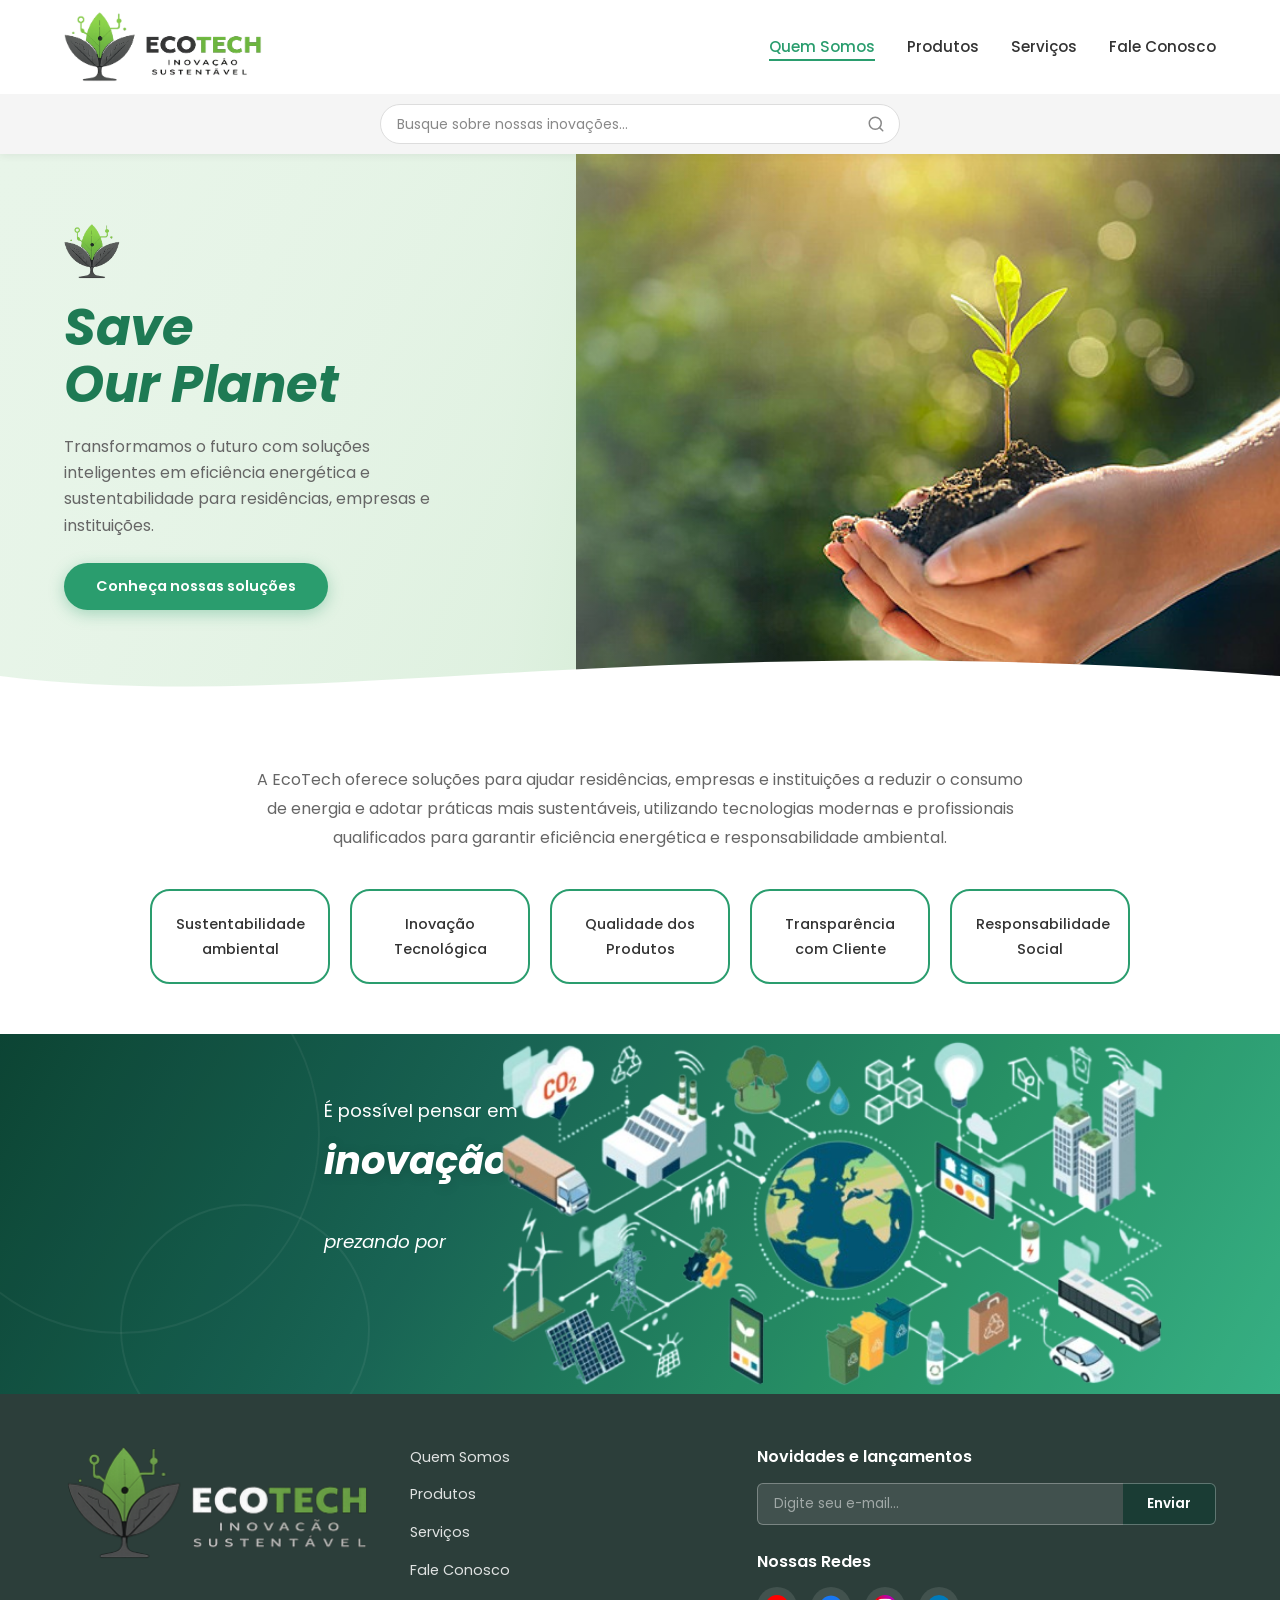
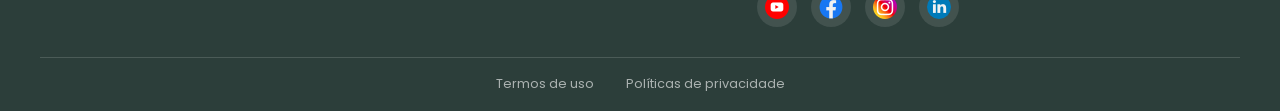
<file: index.html>
<!DOCTYPE html>
<html lang="pt-br">

<head>
    <meta charset="UTF-8">
    <meta name="viewport" content="width=device-width, initial-scale=1.0">
    <title>Ecotech - Inovação Sustentável</title>
    <link rel="stylesheet" href="css/style.css">
    <link
        href="https://fonts.googleapis.com/css2?family=Poppins:ital,wght@0,300;0,400;0,500;0,600;0,700;1,400;1,700&display=swap"
        rel="stylesheet">
</head>

<body>

    <!-- ========== HEADER ========== -->
    <header class="header">
        <div class="header__container">
            <a href="index.html" class="header__logo">
                <img src="assets/logo-header.png" alt="Ecotech Inovação Sustentável" class="header__logo-img">
            </a>

            <nav class="header__nav" id="mainNav">
                <ul class="header__nav-list">
                    <li><a href="index.html" class="header__nav-link header__nav-link--active">Quem Somos</a></li>
                    <li><a href="produtos.html" class="header__nav-link">Produtos</a></li>
                    <li><a href="servicos.html" class="header__nav-link">Serviços</a></li>
                    <li><a href="contato.html" class="header__nav-link">Fale Conosco</a></li>
                </ul>
            </nav>

            <button class="header__menu-toggle" id="menuToggle" aria-label="Abrir menu">
                <span></span>
                <span></span>
                <span></span>
            </button>
        </div>

        <div class="header__search">
            <form class="header__search-form" id="searchForm" role="search">
                <input type="search" class="header__search-input" placeholder="Busque sobre nossas inovações..."
                    id="searchInput" aria-label="Buscar">
                <button type="submit" class="header__search-btn" aria-label="Buscar">
                    <svg width="18" height="18" viewBox="0 0 24 24" fill="none" stroke="currentColor" stroke-width="2"
                        stroke-linecap="round" stroke-linejoin="round">
                        <circle cx="11" cy="11" r="8"></circle>
                        <line x1="21" y1="21" x2="16.65" y2="16.65"></line>
                    </svg>
                </button>
            </form>
        </div>
    </header>

    <!-- ========== HERO ========== -->
    <section class="hero">
        <div class="hero__content">
            <div class="hero__badge">
                <img src="assets/logo.png" alt="Ecotech Inovação Sustentável" class="hero__badge-logo">
            </div>
            <h1 class="hero__title"><em>Save<br>Our Planet</em></h1>
            <p class="hero__description">
                Transformamos o futuro com soluções inteligentes em eficiência energética e sustentabilidade para
                residências, empresas e instituições.
            </p>
            <a href="produtos.html" class="hero__cta">Conheça nossas soluções</a>
        </div>
        <div class="hero__image">
            <img src="assets/banner-1.jpg" alt="Mão segurando planta com terra">
        </div>
        <div class="hero__wave">
            <svg viewBox="0 0 1440 180" preserveAspectRatio="none">
                <path d="M0,100 C360,180 720,0 1440,100 L1440,180 L0,180Z" fill="#ffffff" />
            </svg>
        </div>
    </section>

    <!-- ========== VALORES ========== -->
    <section class="valores">
        <p class="valores__description">A EcoTech oferece soluções para ajudar residências, empresas e instituições a
            reduzir o consumo de energia e adotar práticas mais sustentáveis, utilizando tecnologias modernas e
            profissionais qualificados para garantir eficiência energética e responsabilidade ambiental.</p>
        <div class="valores__container">
            <div class="valores__card">
                <span class="valores__card-text">Sustentabilidade ambiental</span>
            </div>
            <div class="valores__card">
                <span class="valores__card-text">Inovação Tecnológica</span>
            </div>
            <div class="valores__card">
                <span class="valores__card-text">Qualidade dos Produtos</span>
            </div>
            <div class="valores__card">
                <span class="valores__card-text">Transparência com Cliente</span>
            </div>
            <div class="valores__card">
                <span class="valores__card-text">Responsabilidade Social</span>
            </div>
        </div>
    </section>

    <!-- ========== INOVAÇÃO BANNER ========== -->
    <section class="inovacao" id="inovacao">
        <div class="inovacao__overlay"></div>
        <div class="inovacao__content">
            <p class="inovacao__text">
                <span class="anim-text" data-delay="0">É possível pensar em</span><br>
                <span class="inovacao__text--destaque anim-text" data-delay="150">inovação</span><br>
                <span class="inovacao__text--italic anim-text" data-delay="300">prezando por</span><br>
                <strong class="inovacao__text--bold anim-text" data-delay="450">sustentabilidade</strong>
            </p>
        </div>
        <div class="inovacao__illustration">
            <img src="assets/banner-2.png"
                alt="Ilustração de inovação sustentável com fábricas, energia limpa e reciclagem">
        </div>
    </section>

    <!-- ========== FOOTER ========== -->
    <footer class="footer">
        <div class="footer__container">
            <div class="footer__brand">
                <img src="assets/logo-footer.png" alt="Ecotech Inovação Sustentável" class="footer__logo">
            </div>

            <nav class="footer__nav">
                <ul class="footer__nav-list">
                    <li><a href="index.html" class="footer__nav-link">Quem Somos</a></li>
                    <li><a href="produtos.html" class="footer__nav-link">Produtos</a></li>
                    <li><a href="servicos.html" class="footer__nav-link">Serviços</a></li>
                    <li><a href="contato.html" class="footer__nav-link">Fale Conosco</a></li>
                </ul>
            </nav>

            <div class="footer__newsletter">
                <h3 class="footer__newsletter-title">Novidades e lançamentos</h3>
                <form class="footer__newsletter-form" id="newsletterForm">
                    <input type="email" class="footer__newsletter-input" placeholder="Digite seu e-mail..."
                        id="newsletterEmail" required aria-label="E-mail para newsletter">
                    <button type="submit" class="footer__newsletter-btn">Enviar</button>
                </form>

                <h3 class="footer__social-title">Nossas Redes</h3>
                <div class="footer__social">
                    <a href="#" class="footer__social-link" aria-label="YouTube">
                        <img src="assets/youtube.png" alt="YouTube">
                    </a>
                    <a href="#" class="footer__social-link" aria-label="Facebook">
                        <img src="assets/facebook.png" alt="Facebook">
                    </a>
                    <a href="#" class="footer__social-link" aria-label="Instagram">
                        <img src="assets/instagram.png" alt="Instagram">
                    </a>
                    <a href="#" class="footer__social-link" aria-label="LinkedIn">
                        <img src="assets/linkedin.png" alt="LinkedIn">
                    </a>
                </div>
            </div>
        </div>

        <div class="footer__bottom">
            <a href="#" class="footer__bottom-link">Termos de uso</a>
            <a href="#" class="footer__bottom-link">Políticas de privacidade</a>
        </div>
    </footer>

    <script src="js/main.js"></script>
</body>

</html>
</file>
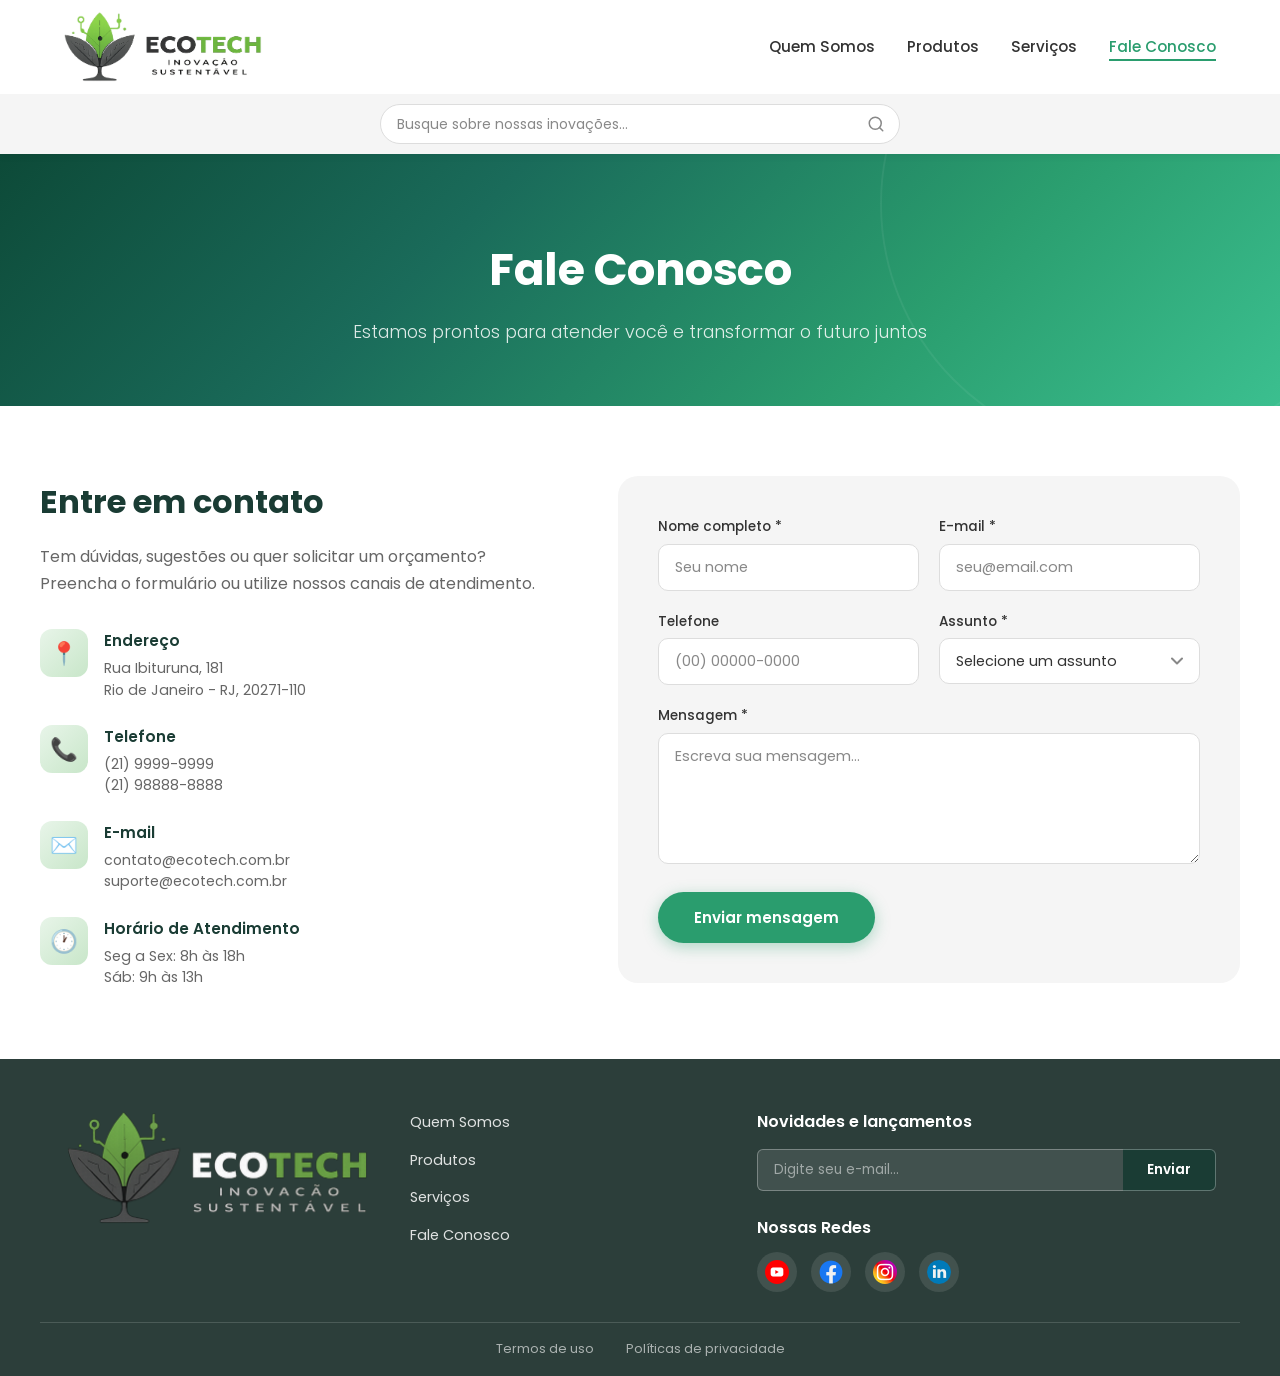
<file: contato.html>
<!DOCTYPE html>
<html lang="pt-br">

<head>
    <meta charset="UTF-8">
    <meta name="viewport" content="width=device-width, initial-scale=1.0">
    <title>Ecotech - Fale Conosco</title>
    <link rel="stylesheet" href="css/style.css">
    <link
        href="https://fonts.googleapis.com/css2?family=Poppins:ital,wght@0,300;0,400;0,500;0,600;0,700;1,400;1,700&display=swap"
        rel="stylesheet">
</head>

<body>

    <!-- ========== HEADER ========== -->
    <header class="header">
        <div class="header__container">
            <a href="index.html" class="header__logo">
                <img src="assets/logo-header.png" alt="Ecotech Inovação Sustentável" class="header__logo-img">
            </a>

            <nav class="header__nav" id="mainNav">
                <ul class="header__nav-list">
                    <li><a href="index.html" class="header__nav-link">Quem Somos</a></li>
                    <li><a href="produtos.html" class="header__nav-link">Produtos</a></li>
                    <li><a href="servicos.html" class="header__nav-link">Serviços</a></li>
                    <li><a href="contato.html" class="header__nav-link header__nav-link--active">Fale Conosco</a></li>
                </ul>
            </nav>

            <button class="header__menu-toggle" id="menuToggle" aria-label="Abrir menu">
                <span></span>
                <span></span>
                <span></span>
            </button>
        </div>

        <div class="header__search">
            <form class="header__search-form" id="searchForm" role="search">
                <input type="search" class="header__search-input" placeholder="Busque sobre nossas inovações..."
                    id="searchInput" aria-label="Buscar">
                <button type="submit" class="header__search-btn" aria-label="Buscar">
                    <svg width="18" height="18" viewBox="0 0 24 24" fill="none" stroke="currentColor" stroke-width="2"
                        stroke-linecap="round" stroke-linejoin="round">
                        <circle cx="11" cy="11" r="8"></circle>
                        <line x1="21" y1="21" x2="16.65" y2="16.65"></line>
                    </svg>
                </button>
            </form>
        </div>
    </header>

    <!-- ========== PAGE HERO ========== -->
    <section class="page-hero">
        <div class="page-hero__content">
            <h1 class="page-hero__title">Fale Conosco</h1>
            <p class="page-hero__subtitle">Estamos prontos para atender você e transformar o futuro juntos</p>
        </div>
    </section>

    <!-- ========== CONTATO ========== -->
    <section class="contato" id="contato">
        <div class="contato__container">
            <div class="contato__info">
                <h2 class="section-title">Entre em contato</h2>
                <p class="section-description">
                    Tem dúvidas, sugestões ou quer solicitar um orçamento? Preencha o formulário
                    ou utilize nossos canais de atendimento.
                </p>

                <div class="contato__canais">
                    <div class="contato__canal">
                        <div class="contato__canal-icon">
                            <span class="contato__canal-emoji">📍</span>
                        </div>
                        <div>
                            <h3 class="contato__canal-title">Endereço</h3>
                            <p class="contato__canal-text">Rua Ibituruna, 181<br>Rio de Janeiro - RJ, 20271-110</p>
                        </div>
                    </div>

                    <div class="contato__canal">
                        <div class="contato__canal-icon">
                            <span class="contato__canal-emoji">📞</span>
                        </div>
                        <div>
                            <h3 class="contato__canal-title">Telefone</h3>
                            <p class="contato__canal-text">(21) 9999-9999<br>(21) 98888-8888</p>
                        </div>
                    </div>

                    <div class="contato__canal">
                        <div class="contato__canal-icon">
                            <span class="contato__canal-emoji">✉️</span>
                        </div>
                        <div>
                            <h3 class="contato__canal-title">E-mail</h3>
                            <p class="contato__canal-text">contato@ecotech.com.br<br>suporte@ecotech.com.br</p>
                        </div>
                    </div>

                    <div class="contato__canal">
                        <div class="contato__canal-icon">
                            <span class="contato__canal-emoji">🕐</span>
                        </div>
                        <div>
                            <h3 class="contato__canal-title">Horário de Atendimento</h3>
                            <p class="contato__canal-text">Seg a Sex: 8h às 18h<br>Sáb: 9h às 13h</p>
                        </div>
                    </div>
                </div>
            </div>

            <div class="contato__form-wrapper">
                <form class="contato__form" id="contactForm">
                    <div class="contato__form-group">
                        <label for="contactName" class="contato__label">Nome completo *</label>
                        <input type="text" class="contato__input" id="contactName" name="name" required
                            placeholder="Seu nome">
                    </div>

                    <div class="contato__form-group">
                        <label for="contactEmail" class="contato__label">E-mail *</label>
                        <input type="email" class="contato__input" id="contactEmail" name="email" required
                            placeholder="seu@email.com">
                    </div>

                    <div class="contato__form-group">
                        <label for="contactPhone" class="contato__label">Telefone</label>
                        <input type="tel" class="contato__input" id="contactPhone" name="phone"
                            placeholder="(00) 00000-0000">
                    </div>

                    <div class="contato__form-group">
                        <label for="contactSubject" class="contato__label">Assunto *</label>
                        <select class="contato__input contato__select" id="contactSubject" name="subject" required>
                            <option value="" disabled selected>Selecione um assunto</option>
                            <option value="orcamento">Solicitar Orçamento</option>
                            <option value="suporte">Suporte Técnico</option>
                            <option value="parceria">Parceria Comercial</option>
                            <option value="duvida">Dúvida Geral</option>
                            <option value="outro">Outro</option>
                        </select>
                    </div>

                    <div class="contato__form-group contato__form-group--full">
                        <label for="contactMessage" class="contato__label">Mensagem *</label>
                        <textarea class="contato__input contato__textarea" id="contactMessage" name="message" required
                            placeholder="Escreva sua mensagem..." rows="5"></textarea>
                    </div>

                    <button type="submit" class="contato__submit">Enviar mensagem</button>
                </form>
            </div>
        </div>
    </section>

    <!-- ========== FOOTER ========== -->
    <footer class="footer">
        <div class="footer__container">
            <div class="footer__brand">
                <img src="assets/logo-footer.png" alt="Ecotech Inovação Sustentável" class="footer__logo">
            </div>

            <nav class="footer__nav">
                <ul class="footer__nav-list">
                    <li><a href="index.html" class="footer__nav-link">Quem Somos</a></li>
                    <li><a href="produtos.html" class="footer__nav-link">Produtos</a></li>
                    <li><a href="servicos.html" class="footer__nav-link">Serviços</a></li>
                    <li><a href="contato.html" class="footer__nav-link">Fale Conosco</a></li>
                </ul>
            </nav>

            <div class="footer__newsletter">
                <h3 class="footer__newsletter-title">Novidades e lançamentos</h3>
                <form class="footer__newsletter-form" id="newsletterForm">
                    <input type="email" class="footer__newsletter-input" placeholder="Digite seu e-mail..."
                        id="newsletterEmail" required aria-label="E-mail para newsletter">
                    <button type="submit" class="footer__newsletter-btn">Enviar</button>
                </form>

                <h3 class="footer__social-title">Nossas Redes</h3>
                <div class="footer__social">
                    <a href="#" class="footer__social-link" aria-label="YouTube">
                        <img src="assets/youtube.png" alt="YouTube">
                    </a>
                    <a href="#" class="footer__social-link" aria-label="Facebook">
                        <img src="assets/facebook.png" alt="Facebook">
                    </a>
                    <a href="#" class="footer__social-link" aria-label="Instagram">
                        <img src="assets/instagram.png" alt="Instagram">
                    </a>
                    <a href="#" class="footer__social-link" aria-label="LinkedIn">
                        <img src="assets/linkedin.png" alt="LinkedIn">
                    </a>
                </div>
            </div>
        </div>

        <div class="footer__bottom">
            <a href="#" class="footer__bottom-link">Termos de uso</a>
            <a href="#" class="footer__bottom-link">Políticas de privacidade</a>
        </div>
    </footer>

    <script src="js/main.js"></script>
</body>

</html>
</file>
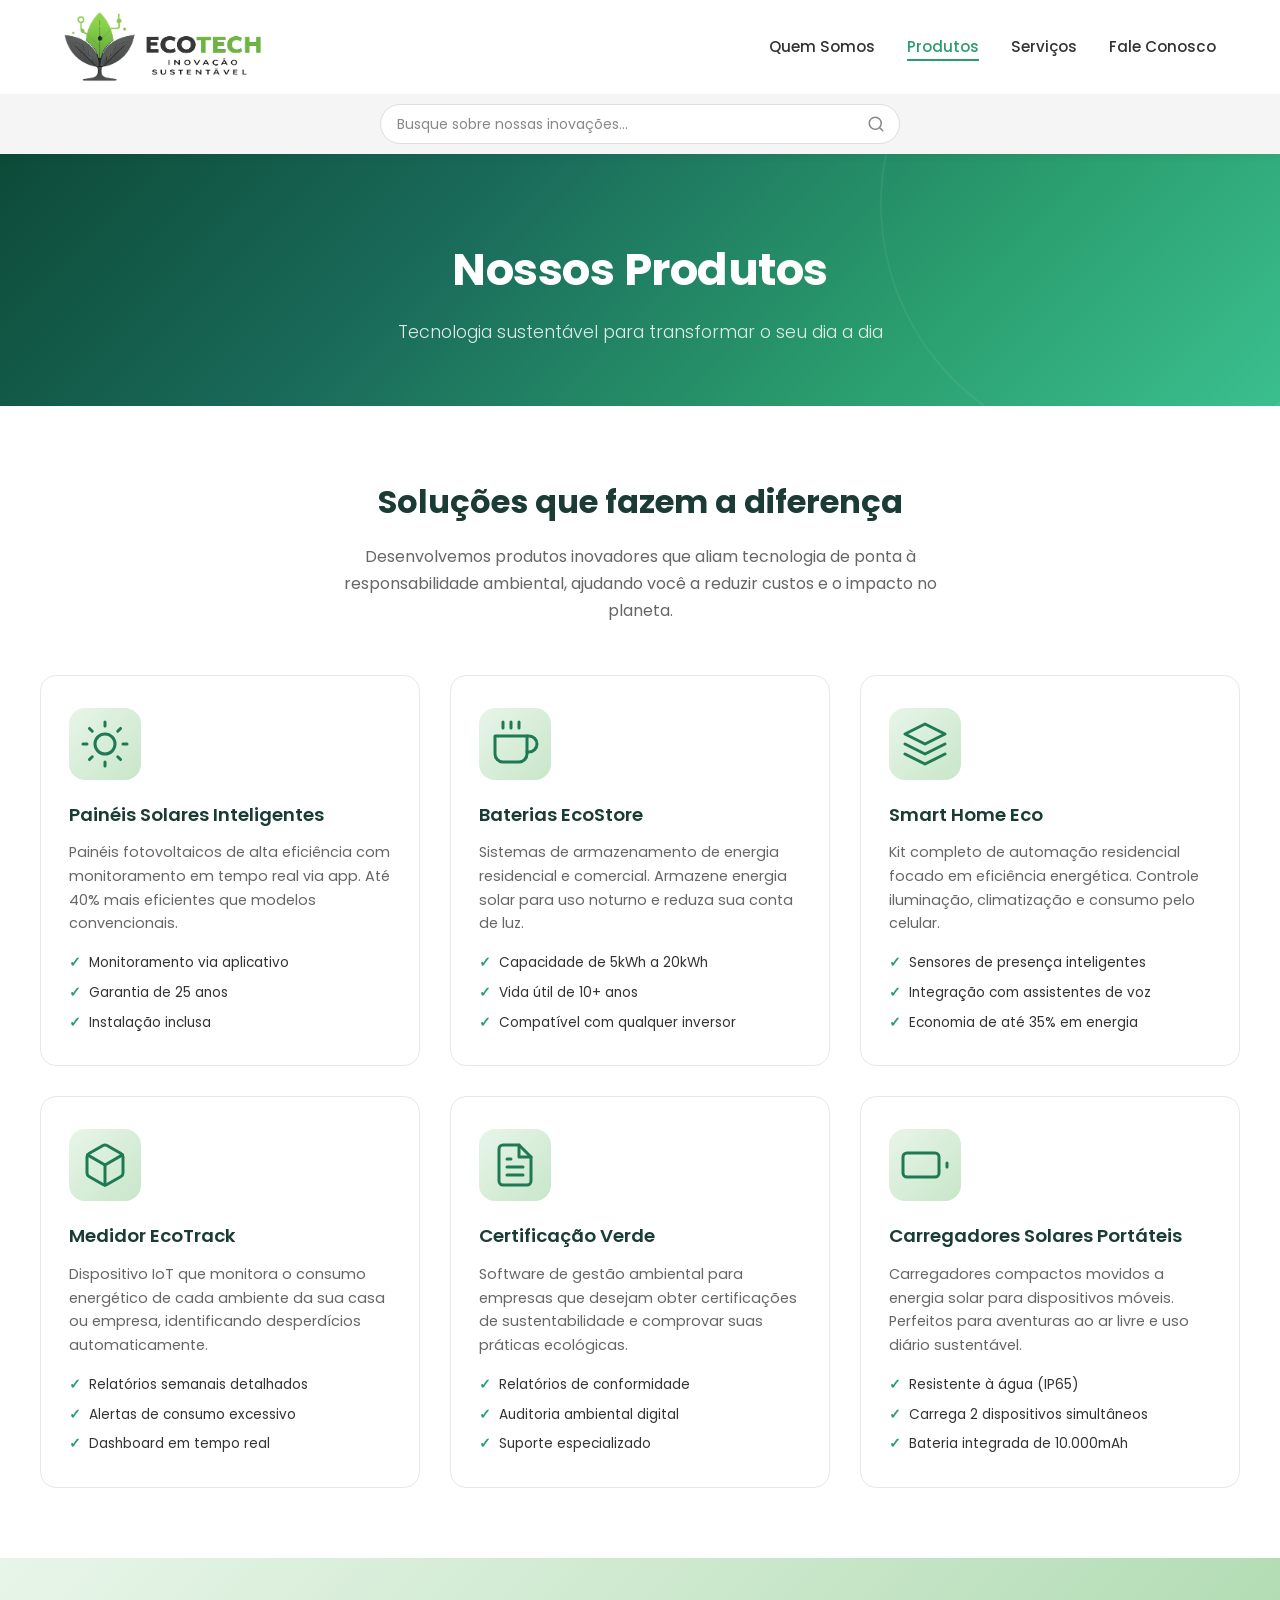
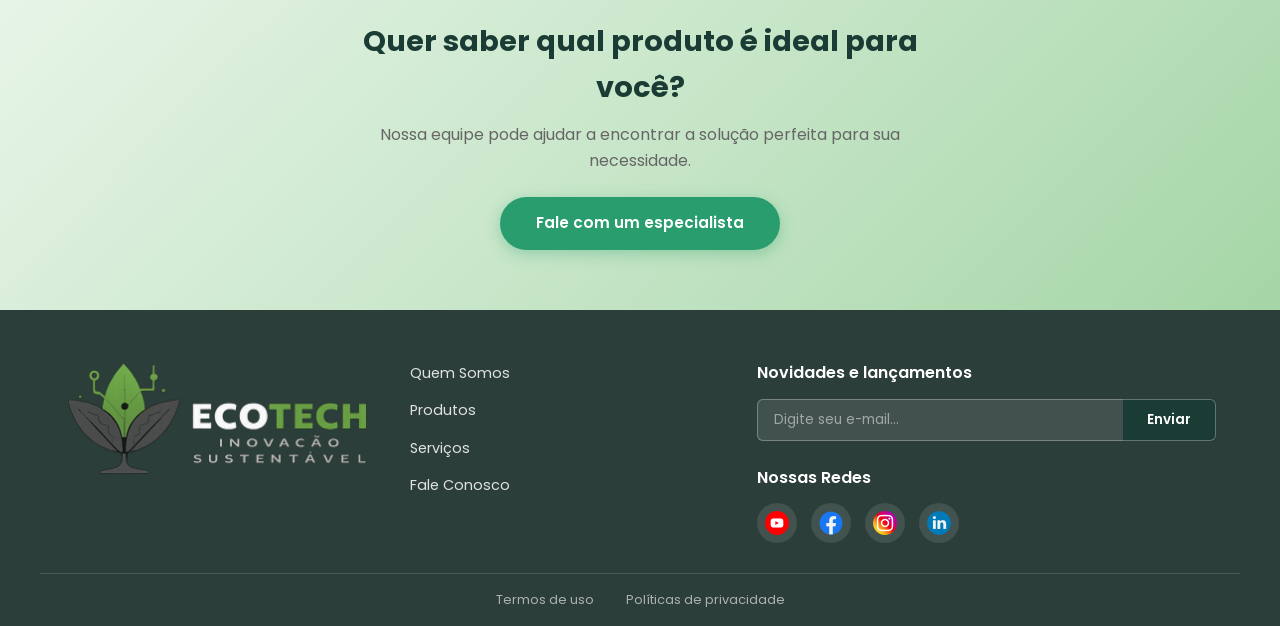
<file: produtos.html>
<!DOCTYPE html>
<html lang="pt-br">

<head>
    <meta charset="UTF-8">
    <meta name="viewport" content="width=device-width, initial-scale=1.0">
    <title>Ecotech - Produtos</title>
    <link rel="stylesheet" href="css/style.css">
    <link
        href="https://fonts.googleapis.com/css2?family=Poppins:ital,wght@0,300;0,400;0,500;0,600;0,700;1,400;1,700&display=swap"
        rel="stylesheet">
</head>

<body>

    <!-- ========== HEADER ========== -->
    <header class="header">
        <div class="header__container">
            <a href="index.html" class="header__logo">
                <img src="assets/logo-header.png" alt="Ecotech Inovação Sustentável" class="header__logo-img">
            </a>

            <nav class="header__nav" id="mainNav">
                <ul class="header__nav-list">
                    <li><a href="index.html" class="header__nav-link">Quem Somos</a></li>
                    <li><a href="produtos.html" class="header__nav-link header__nav-link--active">Produtos</a></li>
                    <li><a href="servicos.html" class="header__nav-link">Serviços</a></li>
                    <li><a href="contato.html" class="header__nav-link">Fale Conosco</a></li>
                </ul>
            </nav>

            <button class="header__menu-toggle" id="menuToggle" aria-label="Abrir menu">
                <span></span>
                <span></span>
                <span></span>
            </button>
        </div>

        <div class="header__search">
            <form class="header__search-form" id="searchForm" role="search">
                <input type="search" class="header__search-input" placeholder="Busque sobre nossas inovações..."
                    id="searchInput" aria-label="Buscar">
                <button type="submit" class="header__search-btn" aria-label="Buscar">
                    <svg width="18" height="18" viewBox="0 0 24 24" fill="none" stroke="currentColor" stroke-width="2"
                        stroke-linecap="round" stroke-linejoin="round">
                        <circle cx="11" cy="11" r="8"></circle>
                        <line x1="21" y1="21" x2="16.65" y2="16.65"></line>
                    </svg>
                </button>
            </form>
        </div>
    </header>

    <!-- ========== PAGE HERO ========== -->
    <section class="page-hero">
        <div class="page-hero__content">
            <h1 class="page-hero__title">Nossos Produtos</h1>
            <p class="page-hero__subtitle">Tecnologia sustentável para transformar o seu dia a dia</p>
        </div>
    </section>

    <!-- ========== PRODUTOS ========== -->
    <section class="produtos" id="produtos">
        <div class="produtos__container">
            <div class="produtos__intro">
                <h2 class="section-title">Soluções que fazem a diferença</h2>
                <p class="section-description">
                    Desenvolvemos produtos inovadores que aliam tecnologia de ponta à responsabilidade ambiental,
                    ajudando você a reduzir custos e o impacto no planeta.
                </p>
            </div>

            <div class="produtos__grid">
                <article class="produto-card">
                    <div class="produto-card__icon">
                        <svg width="48" height="48" viewBox="0 0 24 24" fill="none" stroke="currentColor"
                            stroke-width="1.5" stroke-linecap="round" stroke-linejoin="round">
                            <circle cx="12" cy="12" r="5"></circle>
                            <line x1="12" y1="1" x2="12" y2="3"></line>
                            <line x1="12" y1="21" x2="12" y2="23"></line>
                            <line x1="4.22" y1="4.22" x2="5.64" y2="5.64"></line>
                            <line x1="18.36" y1="18.36" x2="19.78" y2="19.78"></line>
                            <line x1="1" y1="12" x2="3" y2="12"></line>
                            <line x1="21" y1="12" x2="23" y2="12"></line>
                            <line x1="4.22" y1="19.78" x2="5.64" y2="18.36"></line>
                            <line x1="18.36" y1="5.64" x2="19.78" y2="4.22"></line>
                        </svg>
                    </div>
                    <h3 class="produto-card__title">Painéis Solares Inteligentes</h3>
                    <p class="produto-card__description">
                        Painéis fotovoltaicos de alta eficiência com monitoramento em tempo real via app. Até 40% mais
                        eficientes que modelos convencionais.
                    </p>
                    <ul class="produto-card__features">
                        <li>Monitoramento via aplicativo</li>
                        <li>Garantia de 25 anos</li>
                        <li>Instalação inclusa</li>
                    </ul>
                </article>

                <article class="produto-card">
                    <div class="produto-card__icon">
                        <svg width="48" height="48" viewBox="0 0 24 24" fill="none" stroke="currentColor"
                            stroke-width="1.5" stroke-linecap="round" stroke-linejoin="round">
                            <path d="M18 8h1a4 4 0 010 8h-1"></path>
                            <path d="M2 8h16v9a4 4 0 01-4 4H6a4 4 0 01-4-4V8z"></path>
                            <line x1="6" y1="1" x2="6" y2="4"></line>
                            <line x1="10" y1="1" x2="10" y2="4"></line>
                            <line x1="14" y1="1" x2="14" y2="4"></line>
                        </svg>
                    </div>
                    <h3 class="produto-card__title">Baterias EcoStore</h3>
                    <p class="produto-card__description">
                        Sistemas de armazenamento de energia residencial e comercial. Armazene energia solar para uso
                        noturno e reduza sua conta de luz.
                    </p>
                    <ul class="produto-card__features">
                        <li>Capacidade de 5kWh a 20kWh</li>
                        <li>Vida útil de 10+ anos</li>
                        <li>Compatível com qualquer inversor</li>
                    </ul>
                </article>

                <article class="produto-card">
                    <div class="produto-card__icon">
                        <svg width="48" height="48" viewBox="0 0 24 24" fill="none" stroke="currentColor"
                            stroke-width="1.5" stroke-linecap="round" stroke-linejoin="round">
                            <path d="M12 2L2 7l10 5 10-5-10-5z"></path>
                            <path d="M2 17l10 5 10-5"></path>
                            <path d="M2 12l10 5 10-5"></path>
                        </svg>
                    </div>
                    <h3 class="produto-card__title">Smart Home Eco</h3>
                    <p class="produto-card__description">
                        Kit completo de automação residencial focado em eficiência energética. Controle iluminação,
                        climatização e consumo pelo celular.
                    </p>
                    <ul class="produto-card__features">
                        <li>Sensores de presença inteligentes</li>
                        <li>Integração com assistentes de voz</li>
                        <li>Economia de até 35% em energia</li>
                    </ul>
                </article>

                <article class="produto-card">
                    <div class="produto-card__icon">
                        <svg width="48" height="48" viewBox="0 0 24 24" fill="none" stroke="currentColor"
                            stroke-width="1.5" stroke-linecap="round" stroke-linejoin="round">
                            <path d="M21 16V8a2 2 0 00-1-1.73l-7-4a2 2 0 00-2 0l-7 4A2 2 0 003 8v8a2 2 0 001 1.73l7 4a2 2 0 002 0l7-4A2 2 0 0021 16z"></path>
                            <polyline points="3.27 6.96 12 12.01 20.73 6.96"></polyline>
                            <line x1="12" y1="22.08" x2="12" y2="12"></line>
                        </svg>
                    </div>
                    <h3 class="produto-card__title">Medidor EcoTrack</h3>
                    <p class="produto-card__description">
                        Dispositivo IoT que monitora o consumo energético de cada ambiente da sua casa ou empresa,
                        identificando desperdícios automaticamente.
                    </p>
                    <ul class="produto-card__features">
                        <li>Relatórios semanais detalhados</li>
                        <li>Alertas de consumo excessivo</li>
                        <li>Dashboard em tempo real</li>
                    </ul>
                </article>

                <article class="produto-card">
                    <div class="produto-card__icon">
                        <svg width="48" height="48" viewBox="0 0 24 24" fill="none" stroke="currentColor"
                            stroke-width="1.5" stroke-linecap="round" stroke-linejoin="round">
                            <path d="M14 2H6a2 2 0 00-2 2v16a2 2 0 002 2h12a2 2 0 002-2V8z"></path>
                            <polyline points="14 2 14 8 20 8"></polyline>
                            <line x1="16" y1="13" x2="8" y2="13"></line>
                            <line x1="16" y1="17" x2="8" y2="17"></line>
                            <polyline points="10 9 9 9 8 9"></polyline>
                        </svg>
                    </div>
                    <h3 class="produto-card__title">Certificação Verde</h3>
                    <p class="produto-card__description">
                        Software de gestão ambiental para empresas que desejam obter certificações de sustentabilidade
                        e comprovar suas práticas ecológicas.
                    </p>
                    <ul class="produto-card__features">
                        <li>Relatórios de conformidade</li>
                        <li>Auditoria ambiental digital</li>
                        <li>Suporte especializado</li>
                    </ul>
                </article>

                <article class="produto-card">
                    <div class="produto-card__icon">
                        <svg width="48" height="48" viewBox="0 0 24 24" fill="none" stroke="currentColor"
                            stroke-width="1.5" stroke-linecap="round" stroke-linejoin="round">
                            <rect x="1" y="6" width="18" height="12" rx="2" ry="2"></rect>
                            <line x1="23" y1="13" x2="23" y2="11"></line>
                        </svg>
                    </div>
                    <h3 class="produto-card__title">Carregadores Solares Portáteis</h3>
                    <p class="produto-card__description">
                        Carregadores compactos movidos a energia solar para dispositivos móveis. Perfeitos para
                        aventuras ao ar livre e uso diário sustentável.
                    </p>
                    <ul class="produto-card__features">
                        <li>Resistente à água (IP65)</li>
                        <li>Carrega 2 dispositivos simultâneos</li>
                        <li>Bateria integrada de 10.000mAh</li>
                    </ul>
                </article>
            </div>
        </div>
    </section>

    <!-- ========== CTA BANNER ========== -->
    <section class="cta-banner">
        <div class="cta-banner__content">
            <h2 class="cta-banner__title">Quer saber qual produto é ideal para você?</h2>
            <p class="cta-banner__text">Nossa equipe pode ajudar a encontrar a solução perfeita para sua necessidade.</p>
            <a href="contato.html" class="cta-banner__btn">Fale com um especialista</a>
        </div>
    </section>

    <!-- ========== FOOTER ========== -->
    <footer class="footer">
        <div class="footer__container">
            <div class="footer__brand">
                <img src="assets/logo-footer.png" alt="Ecotech Inovação Sustentável" class="footer__logo">
            </div>

            <nav class="footer__nav">
                <ul class="footer__nav-list">
                    <li><a href="index.html" class="footer__nav-link">Quem Somos</a></li>
                    <li><a href="produtos.html" class="footer__nav-link">Produtos</a></li>
                    <li><a href="servicos.html" class="footer__nav-link">Serviços</a></li>
                    <li><a href="contato.html" class="footer__nav-link">Fale Conosco</a></li>
                </ul>
            </nav>

            <div class="footer__newsletter">
                <h3 class="footer__newsletter-title">Novidades e lançamentos</h3>
                <form class="footer__newsletter-form" id="newsletterForm">
                    <input type="email" class="footer__newsletter-input" placeholder="Digite seu e-mail..."
                        id="newsletterEmail" required aria-label="E-mail para newsletter">
                    <button type="submit" class="footer__newsletter-btn">Enviar</button>
                </form>

                <h3 class="footer__social-title">Nossas Redes</h3>
                <div class="footer__social">
                    <a href="#" class="footer__social-link" aria-label="YouTube">
                        <img src="assets/youtube.png" alt="YouTube">
                    </a>
                    <a href="#" class="footer__social-link" aria-label="Facebook">
                        <img src="assets/facebook.png" alt="Facebook">
                    </a>
                    <a href="#" class="footer__social-link" aria-label="Instagram">
                        <img src="assets/instagram.png" alt="Instagram">
                    </a>
                    <a href="#" class="footer__social-link" aria-label="LinkedIn">
                        <img src="assets/linkedin.png" alt="LinkedIn">
                    </a>
                </div>
            </div>
        </div>

        <div class="footer__bottom">
            <a href="#" class="footer__bottom-link">Termos de uso</a>
            <a href="#" class="footer__bottom-link">Políticas de privacidade</a>
        </div>
    </footer>

    <script src="js/main.js"></script>
</body>

</html>
</file>
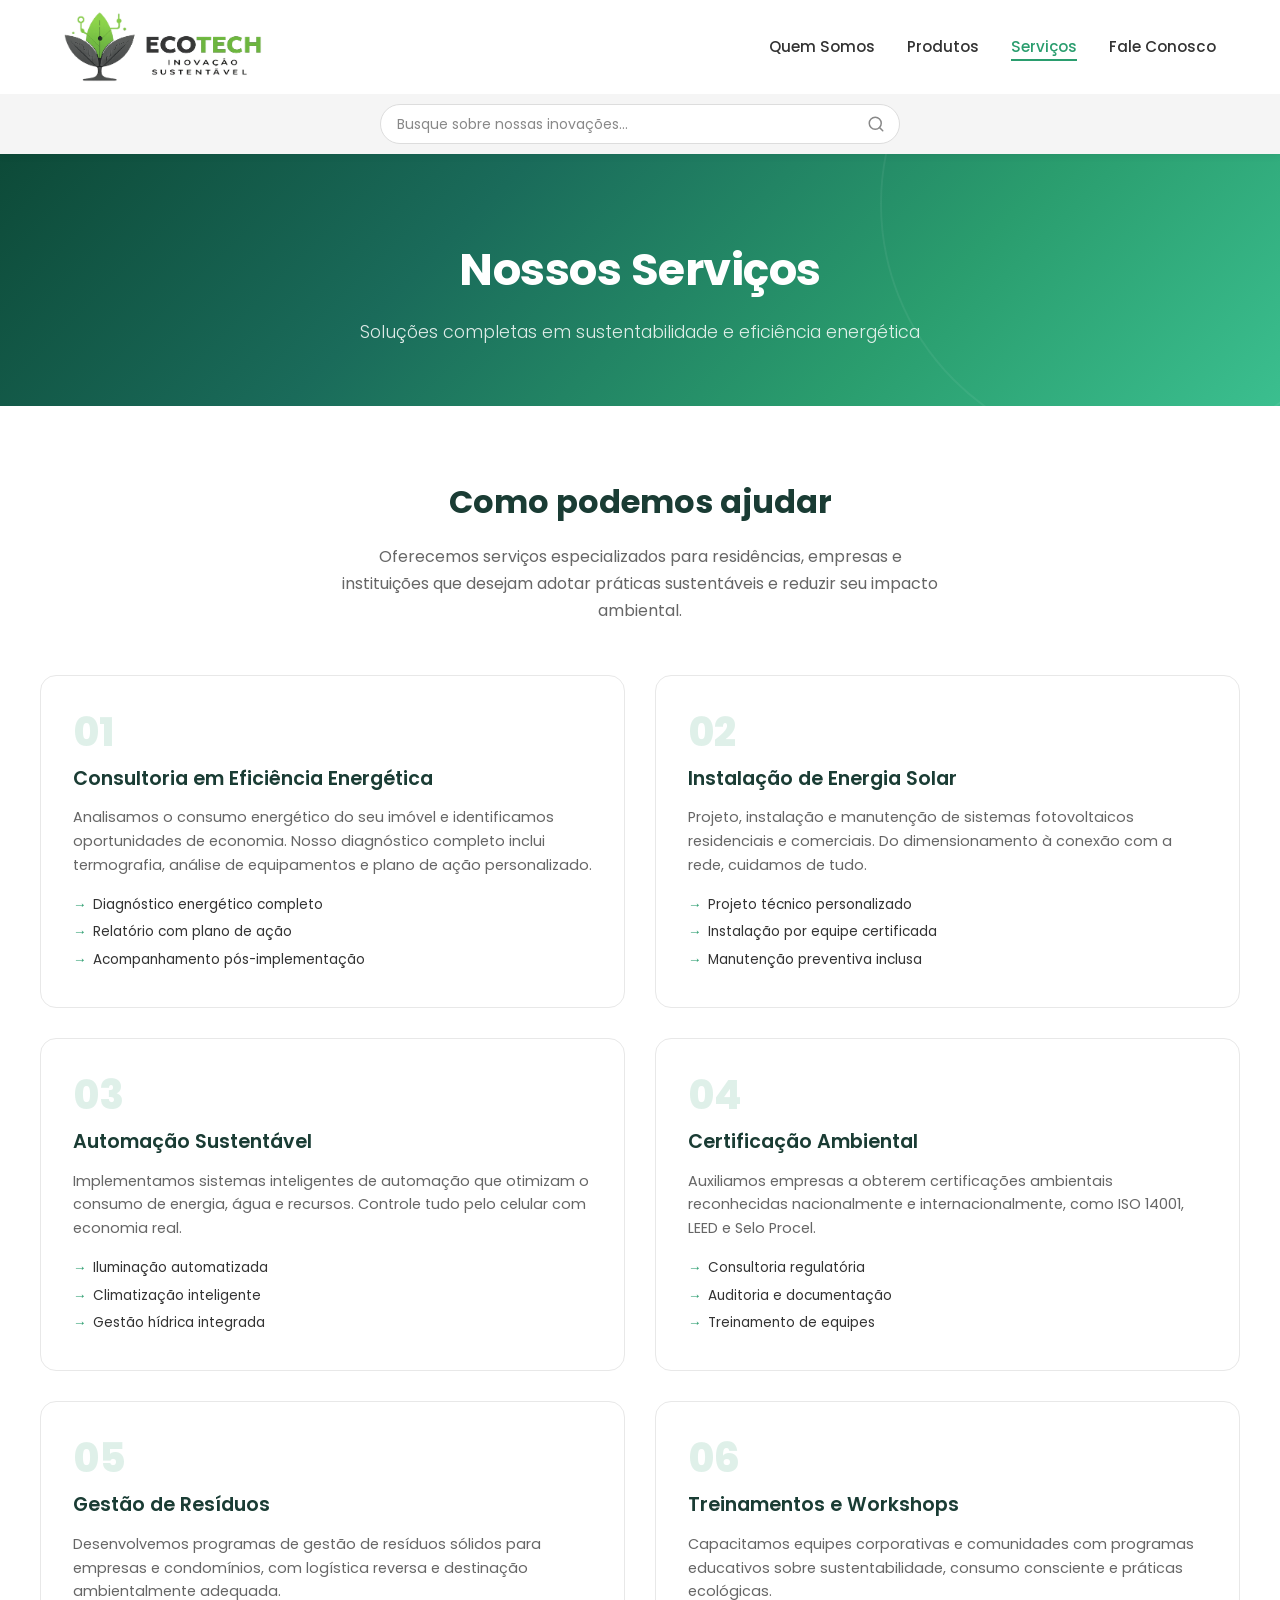
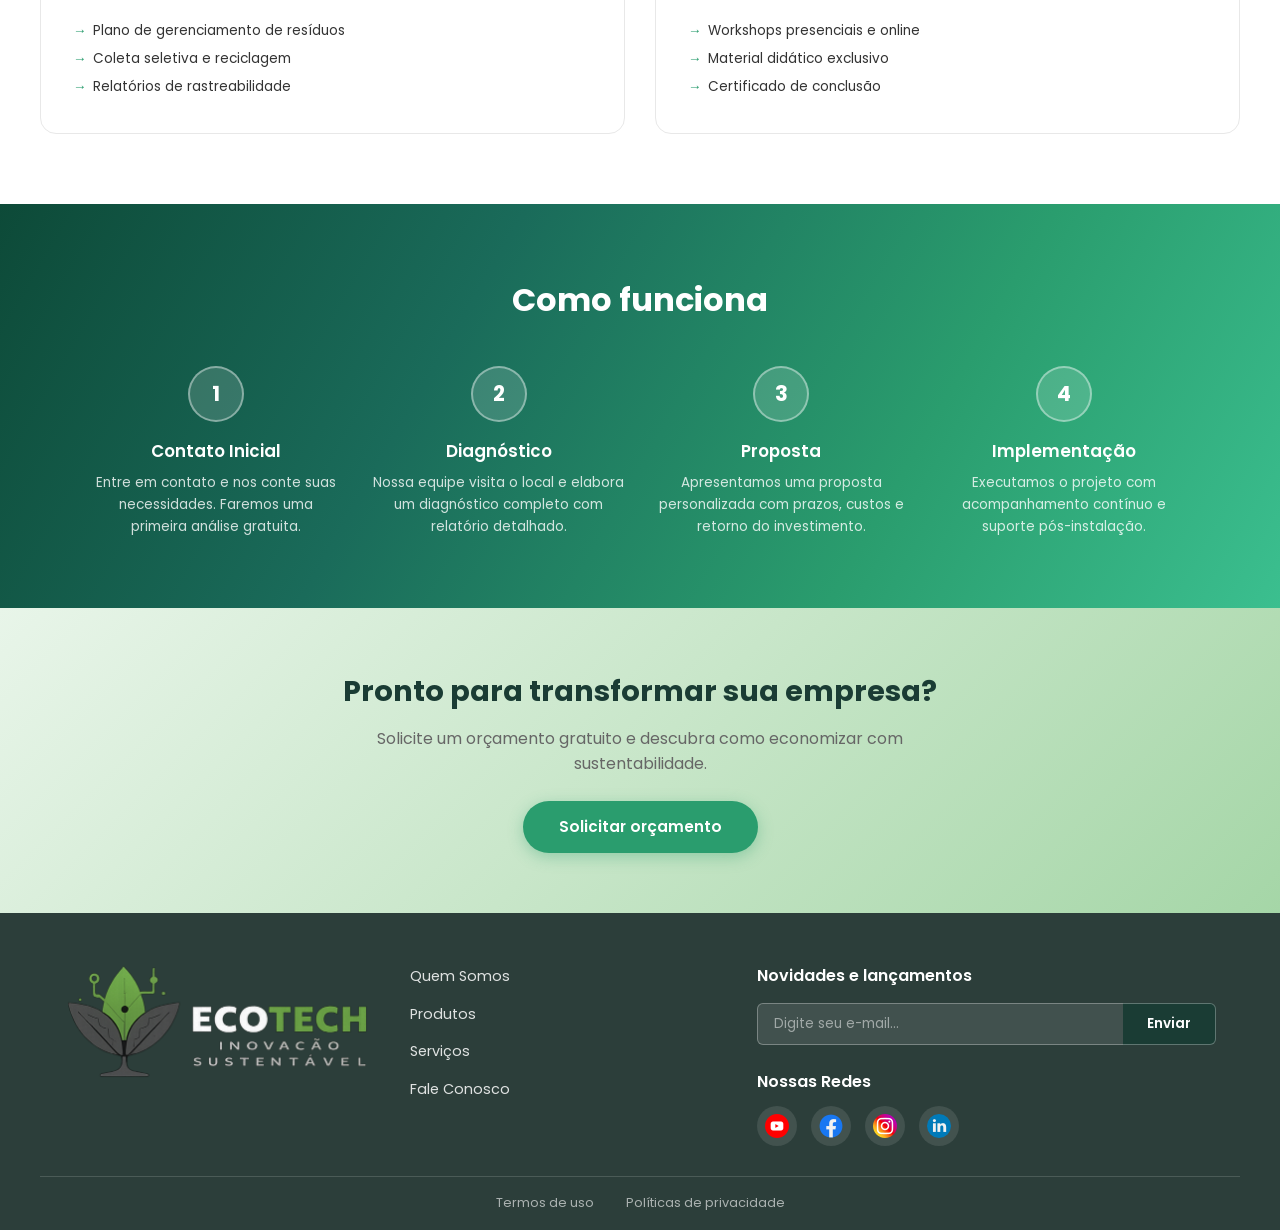
<file: servicos.html>
<!DOCTYPE html>
<html lang="pt-br">

<head>
    <meta charset="UTF-8">
    <meta name="viewport" content="width=device-width, initial-scale=1.0">
    <title>Ecotech - Serviços</title>
    <link rel="stylesheet" href="css/style.css">
    <link
        href="https://fonts.googleapis.com/css2?family=Poppins:ital,wght@0,300;0,400;0,500;0,600;0,700;1,400;1,700&display=swap"
        rel="stylesheet">
</head>

<body>

    <!-- ========== HEADER ========== -->
    <header class="header">
        <div class="header__container">
            <a href="index.html" class="header__logo">
                <img src="assets/logo-header.png" alt="Ecotech Inovação Sustentável" class="header__logo-img">
            </a>

            <nav class="header__nav" id="mainNav">
                <ul class="header__nav-list">
                    <li><a href="index.html" class="header__nav-link">Quem Somos</a></li>
                    <li><a href="produtos.html" class="header__nav-link">Produtos</a></li>
                    <li><a href="servicos.html" class="header__nav-link header__nav-link--active">Serviços</a></li>
                    <li><a href="contato.html" class="header__nav-link">Fale Conosco</a></li>
                </ul>
            </nav>

            <button class="header__menu-toggle" id="menuToggle" aria-label="Abrir menu">
                <span></span>
                <span></span>
                <span></span>
            </button>
        </div>

        <div class="header__search">
            <form class="header__search-form" id="searchForm" role="search">
                <input type="search" class="header__search-input" placeholder="Busque sobre nossas inovações..."
                    id="searchInput" aria-label="Buscar">
                <button type="submit" class="header__search-btn" aria-label="Buscar">
                    <svg width="18" height="18" viewBox="0 0 24 24" fill="none" stroke="currentColor" stroke-width="2"
                        stroke-linecap="round" stroke-linejoin="round">
                        <circle cx="11" cy="11" r="8"></circle>
                        <line x1="21" y1="21" x2="16.65" y2="16.65"></line>
                    </svg>
                </button>
            </form>
        </div>
    </header>

    <!-- ========== PAGE HERO ========== -->
    <section class="page-hero">
        <div class="page-hero__content">
            <h1 class="page-hero__title">Nossos Serviços</h1>
            <p class="page-hero__subtitle">Soluções completas em sustentabilidade e eficiência energética</p>
        </div>
    </section>

    <!-- ========== SERVIÇOS ========== -->
    <section class="servicos" id="servicos">
        <div class="servicos__container">
            <div class="servicos__intro">
                <h2 class="section-title">Como podemos ajudar</h2>
                <p class="section-description">
                    Oferecemos serviços especializados para residências, empresas e instituições que desejam
                    adotar práticas sustentáveis e reduzir seu impacto ambiental.
                </p>
            </div>

            <div class="servicos__grid">
                <article class="servico-card">
                    <div class="servico-card__number">01</div>
                    <h3 class="servico-card__title">Consultoria em Eficiência Energética</h3>
                    <p class="servico-card__description">
                        Analisamos o consumo energético do seu imóvel e identificamos oportunidades de economia.
                        Nosso diagnóstico completo inclui termografia, análise de equipamentos e plano de ação
                        personalizado.
                    </p>
                    <ul class="servico-card__list">
                        <li>Diagnóstico energético completo</li>
                        <li>Relatório com plano de ação</li>
                        <li>Acompanhamento pós-implementação</li>
                    </ul>
                </article>

                <article class="servico-card">
                    <div class="servico-card__number">02</div>
                    <h3 class="servico-card__title">Instalação de Energia Solar</h3>
                    <p class="servico-card__description">
                        Projeto, instalação e manutenção de sistemas fotovoltaicos residenciais e comerciais.
                        Do dimensionamento à conexão com a rede, cuidamos de tudo.
                    </p>
                    <ul class="servico-card__list">
                        <li>Projeto técnico personalizado</li>
                        <li>Instalação por equipe certificada</li>
                        <li>Manutenção preventiva inclusa</li>
                    </ul>
                </article>

                <article class="servico-card">
                    <div class="servico-card__number">03</div>
                    <h3 class="servico-card__title">Automação Sustentável</h3>
                    <p class="servico-card__description">
                        Implementamos sistemas inteligentes de automação que otimizam o consumo de energia,
                        água e recursos. Controle tudo pelo celular com economia real.
                    </p>
                    <ul class="servico-card__list">
                        <li>Iluminação automatizada</li>
                        <li>Climatização inteligente</li>
                        <li>Gestão hídrica integrada</li>
                    </ul>
                </article>

                <article class="servico-card">
                    <div class="servico-card__number">04</div>
                    <h3 class="servico-card__title">Certificação Ambiental</h3>
                    <p class="servico-card__description">
                        Auxiliamos empresas a obterem certificações ambientais reconhecidas nacionalmente e
                        internacionalmente, como ISO 14001, LEED e Selo Procel.
                    </p>
                    <ul class="servico-card__list">
                        <li>Consultoria regulatória</li>
                        <li>Auditoria e documentação</li>
                        <li>Treinamento de equipes</li>
                    </ul>
                </article>

                <article class="servico-card">
                    <div class="servico-card__number">05</div>
                    <h3 class="servico-card__title">Gestão de Resíduos</h3>
                    <p class="servico-card__description">
                        Desenvolvemos programas de gestão de resíduos sólidos para empresas e condomínios,
                        com logística reversa e destinação ambientalmente adequada.
                    </p>
                    <ul class="servico-card__list">
                        <li>Plano de gerenciamento de resíduos</li>
                        <li>Coleta seletiva e reciclagem</li>
                        <li>Relatórios de rastreabilidade</li>
                    </ul>
                </article>

                <article class="servico-card">
                    <div class="servico-card__number">06</div>
                    <h3 class="servico-card__title">Treinamentos e Workshops</h3>
                    <p class="servico-card__description">
                        Capacitamos equipes corporativas e comunidades com programas educativos sobre
                        sustentabilidade, consumo consciente e práticas ecológicas.
                    </p>
                    <ul class="servico-card__list">
                        <li>Workshops presenciais e online</li>
                        <li>Material didático exclusivo</li>
                        <li>Certificado de conclusão</li>
                    </ul>
                </article>
            </div>
        </div>
    </section>

    <!-- ========== COMO FUNCIONA ========== -->
    <section class="como-funciona">
        <div class="como-funciona__container">
            <h2 class="section-title section-title--light">Como funciona</h2>
            <div class="como-funciona__steps">
                <div class="como-funciona__step">
                    <div class="como-funciona__step-number">1</div>
                    <h3 class="como-funciona__step-title">Contato Inicial</h3>
                    <p class="como-funciona__step-text">Entre em contato e nos conte suas necessidades. Faremos uma primeira análise gratuita.</p>
                </div>
                <div class="como-funciona__step">
                    <div class="como-funciona__step-number">2</div>
                    <h3 class="como-funciona__step-title">Diagnóstico</h3>
                    <p class="como-funciona__step-text">Nossa equipe visita o local e elabora um diagnóstico completo com relatório detalhado.</p>
                </div>
                <div class="como-funciona__step">
                    <div class="como-funciona__step-number">3</div>
                    <h3 class="como-funciona__step-title">Proposta</h3>
                    <p class="como-funciona__step-text">Apresentamos uma proposta personalizada com prazos, custos e retorno do investimento.</p>
                </div>
                <div class="como-funciona__step">
                    <div class="como-funciona__step-number">4</div>
                    <h3 class="como-funciona__step-title">Implementação</h3>
                    <p class="como-funciona__step-text">Executamos o projeto com acompanhamento contínuo e suporte pós-instalação.</p>
                </div>
            </div>
        </div>
    </section>

    <!-- ========== CTA BANNER ========== -->
    <section class="cta-banner">
        <div class="cta-banner__content">
            <h2 class="cta-banner__title">Pronto para transformar sua empresa?</h2>
            <p class="cta-banner__text">Solicite um orçamento gratuito e descubra como economizar com sustentabilidade.</p>
            <a href="contato.html" class="cta-banner__btn">Solicitar orçamento</a>
        </div>
    </section>

    <!-- ========== FOOTER ========== -->
    <footer class="footer">
        <div class="footer__container">
            <div class="footer__brand">
                <img src="assets/logo-footer.png" alt="Ecotech Inovação Sustentável" class="footer__logo">
            </div>

            <nav class="footer__nav">
                <ul class="footer__nav-list">
                    <li><a href="index.html" class="footer__nav-link">Quem Somos</a></li>
                    <li><a href="produtos.html" class="footer__nav-link">Produtos</a></li>
                    <li><a href="servicos.html" class="footer__nav-link">Serviços</a></li>
                    <li><a href="contato.html" class="footer__nav-link">Fale Conosco</a></li>
                </ul>
            </nav>

            <div class="footer__newsletter">
                <h3 class="footer__newsletter-title">Novidades e lançamentos</h3>
                <form class="footer__newsletter-form" id="newsletterForm">
                    <input type="email" class="footer__newsletter-input" placeholder="Digite seu e-mail..."
                        id="newsletterEmail" required aria-label="E-mail para newsletter">
                    <button type="submit" class="footer__newsletter-btn">Enviar</button>
                </form>

                <h3 class="footer__social-title">Nossas Redes</h3>
                <div class="footer__social">
                    <a href="#" class="footer__social-link" aria-label="YouTube">
                        <img src="assets/youtube.png" alt="YouTube">
                    </a>
                    <a href="#" class="footer__social-link" aria-label="Facebook">
                        <img src="assets/facebook.png" alt="Facebook">
                    </a>
                    <a href="#" class="footer__social-link" aria-label="Instagram">
                        <img src="assets/instagram.png" alt="Instagram">
                    </a>
                    <a href="#" class="footer__social-link" aria-label="LinkedIn">
                        <img src="assets/linkedin.png" alt="LinkedIn">
                    </a>
                </div>
            </div>
        </div>

        <div class="footer__bottom">
            <a href="#" class="footer__bottom-link">Termos de uso</a>
            <a href="#" class="footer__bottom-link">Políticas de privacidade</a>
        </div>
    </footer>

    <script src="js/main.js"></script>
</body>

</html>
</file>
<file: css/style.css>
/* ===================================
   ECOTECH - Inovação Sustentável
   CSS organizado por tela/página
   ===================================
   SUMÁRIO:
   1. Reset & Base
   2. Componentes Globais (Header, Footer, Section Titles, Page Hero, CTA Banner)
   3. HOME (Hero, Valores, Inovação)
   4. PRODUTOS (Grid de produtos)
   5. SERVIÇOS (Grid de serviços, Como Funciona)
   6. CONTATO (Info, Formulário)
   7. RESPONSIVO
   =================================== */


/* =============================================
   1. RESET & BASE
   ============================================= */

*,
*::before,
*::after {
  margin: 0;
  padding: 0;
  box-sizing: border-box;
}

:root {
  --color-primary: #2a9d6e;
  --color-primary-dark: #1e7a54;
  --color-secondary: #3bbf8f;
  --color-dark: #1a3c34;
  --color-footer-bg: #2c3e3a;
  --color-white: #ffffff;
  --color-gray-light: #f5f5f5;
  --color-gray: #888888;
  --color-text: #333333;
  --color-text-light: #666666;
  --font-family: 'Poppins', sans-serif;
  --transition: 0.3s ease;
}

html {
  scroll-behavior: smooth;
  font-size: 16px;
}

body {
  font-family: var(--font-family);
  color: var(--color-text);
  background-color: var(--color-white);
  line-height: 1.6;
  overflow-x: hidden;
}

a {
  text-decoration: none;
  color: inherit;
}

ul {
  list-style: none;
}

img {
  max-width: 100%;
  height: auto;
  display: block;
}


/* =============================================
   2. COMPONENTES GLOBAIS
   ============================================= */

/* ---------- HEADER ---------- */
.header {
  background-color: var(--color-white);
  position: sticky;
  top: 0;
  z-index: 1000;
  box-shadow: 0 2px 8px rgba(0, 0, 0, 0.06);
}

.header__container {
  max-width: 1200px;
  margin: 0 auto;
  padding: 12px 24px;
  display: flex;
  align-items: center;
  justify-content: space-between;
}

.header__logo-img {
  height: 70px;
  width: auto;
}

.header__nav-list {
  display: flex;
  gap: 32px;
}

.header__nav-link {
  font-size: 0.95rem;
  font-weight: 500;
  color: var(--color-text);
  position: relative;
  transition: color var(--transition);
}

.header__nav-link::after {
  content: '';
  position: absolute;
  bottom: -4px;
  left: 0;
  width: 0;
  height: 2px;
  background-color: var(--color-primary);
  transition: width var(--transition);
}

.header__nav-link:hover {
  color: var(--color-primary);
}

.header__nav-link:hover::after {
  width: 100%;
}

.header__nav-link--active {
  color: var(--color-primary);
}

.header__nav-link--active::after {
  width: 100%;
}

/* Hamburger toggle */
.header__menu-toggle {
  display: none;
  flex-direction: column;
  gap: 5px;
  background: none;
  border: none;
  cursor: pointer;
  padding: 4px;
}

.header__menu-toggle span {
  width: 26px;
  height: 3px;
  background-color: var(--color-text);
  border-radius: 2px;
  transition: var(--transition);
}

/* Search bar */
.header__search {
  background-color: var(--color-gray-light);
  padding: 10px 24px;
  position: relative;
}

.header__search-form {
  max-width: 520px;
  margin: 0 auto;
  display: flex;
  align-items: center;
  background: var(--color-white);
  border: 1px solid #ddd;
  border-radius: 24px;
  overflow: hidden;
  padding: 4px 4px 4px 16px;
}

.header__search-input {
  flex: 1;
  border: none;
  outline: none;
  font-family: var(--font-family);
  font-size: 0.875rem;
  color: var(--color-text);
  background: transparent;
}

.header__search-input::placeholder {
  color: var(--color-gray);
}

.header__search-btn {
  background: none;
  border: none;
  cursor: pointer;
  color: var(--color-gray);
  padding: 6px 10px;
  display: flex;
  align-items: center;
  transition: color var(--transition);
}

.header__search-btn:hover {
  color: var(--color-primary);
}

@keyframes search-spin {
  to { transform: rotate(360deg); }
}

@keyframes search-shake {
  0%, 100% { transform: translateX(0); }
  20%       { transform: translateX(-5px); }
  40%       { transform: translateX(5px); }
  60%       { transform: translateX(-3px); }
  80%       { transform: translateX(3px); }
}

@keyframes search-tooltip-fade {
  0%          { opacity: 0; transform: translateX(-50%) translateY(-4px); }
  12%         { opacity: 1; transform: translateX(-50%) translateY(0); }
  80%         { opacity: 1; transform: translateX(-50%) translateY(0); }
  100%        { opacity: 0; transform: translateX(-50%) translateY(-4px); }
}

.header__search-btn--searching svg {
  animation: search-spin 0.7s linear infinite;
}

.header__search-btn--no-results {
  color: #e53e3e;
}

.header__search-btn--no-results svg {
  animation: search-shake 0.45s ease forwards;
}

.header__search-no-results {
  position: fixed;
  transform: translateX(-50%);
  background: #fff;
  border: 1px solid #e53e3e;
  color: #e53e3e;
  font-size: 0.75rem;
  font-family: var(--font-family);
  padding: 4px 14px;
  border-radius: 20px;
  white-space: nowrap;
  pointer-events: none;
  z-index: 10;
  animation: search-tooltip-fade 2.5s ease forwards;
}

/* ---------- FOOTER ---------- */
.footer {
  background-color: var(--color-footer-bg);
  color: var(--color-white);
  padding-top: 50px;
}

.footer__container {
  max-width: 1200px;
  margin: 0 auto;
  padding: 0 24px 30px;
  display: grid;
  grid-template-columns: 1fr 1fr 1.5fr;
  gap: 40px;
  align-items: start;
}

.footer__logo {
  height: auto;
  width: auto;
  margin-bottom: 10px;
}

.footer__nav-list {
  display: flex;
  flex-direction: column;
  gap: 12px;
}

.footer__nav-link {
  font-size: 0.9rem;
  color: rgba(255, 255, 255, 0.85);
  transition: color var(--transition);
}

.footer__nav-link:hover {
  color: var(--color-secondary);
}

.footer__newsletter-title {
  font-size: 1rem;
  font-weight: 600;
  margin-bottom: 14px;
}

.footer__newsletter-form {
  display: flex;
  gap: 0;
  margin-bottom: 24px;
}

.footer__newsletter-input {
  flex: 1;
  padding: 10px 16px;
  border: 1px solid rgba(255, 255, 255, 0.3);
  border-right: none;
  border-radius: 6px 0 0 6px;
  background: rgba(255, 255, 255, 0.1);
  color: var(--color-white);
  font-family: var(--font-family);
  font-size: 0.85rem;
  outline: none;
  transition: border-color var(--transition);
}

.footer__newsletter-input::placeholder {
  color: rgba(255, 255, 255, 0.5);
}

.footer__newsletter-input:focus {
  border-color: var(--color-secondary);
}

.footer__newsletter-btn {
  padding: 10px 24px;
  background-color: var(--color-dark);
  color: var(--color-white);
  border: 1px solid rgba(255, 255, 255, 0.3);
  border-left: none;
  border-radius: 0 6px 6px 0;
  font-family: var(--font-family);
  font-size: 0.85rem;
  font-weight: 600;
  cursor: pointer;
  transition: background-color var(--transition);
}

.footer__newsletter-btn:hover {
  background-color: var(--color-primary);
}

.footer__social-title {
  font-size: 1rem;
  font-weight: 600;
  margin-bottom: 12px;
}

.footer__social {
  display: flex;
  gap: 14px;
}

.footer__social-link {
  display: flex;
  align-items: center;
  justify-content: center;
  width: 40px;
  height: 40px;
  border-radius: 50%;
  background: rgba(255, 255, 255, 0.1);
  color: var(--color-white);
  transition: all var(--transition);
}

.footer__social-link:hover {
  background-color: var(--color-primary);
  transform: translateY(-2px);
}

.footer__social-link img {
  width: 24px;
  height: 24px;
  object-fit: contain;
}

.footer__bottom {
  border-top: 1px solid rgba(255, 255, 255, 0.15);
  padding: 16px 24px;
  display: flex;
  justify-content: center;
  gap: 32px;
  max-width: 1200px;
  margin: 0 auto;
}

.footer__bottom-link {
  font-size: 0.8rem;
  color: rgba(255, 255, 255, 0.6);
  transition: color var(--transition);
}

.footer__bottom-link:hover {
  color: var(--color-white);
}

/* ---------- SECTION TITLES (Reutilizáveis) ---------- */
.section-title {
  font-size: 2rem;
  font-weight: 700;
  color: var(--color-dark);
  margin-bottom: 16px;
}

.section-title--light {
  color: var(--color-white);
}

.section-description {
  font-size: 1rem;
  color: var(--color-text-light);
  max-width: 600px;
  line-height: 1.7;
}

/* ---------- PAGE HERO (Páginas internas) ---------- */
.page-hero {
  background: linear-gradient(135deg, #0d4a38 0%, #1a6b5a 35%, #2a9d6e 70%, #3bbf8f 100%);
  padding: 80px 24px 60px;
  text-align: center;
  position: relative;
  overflow: hidden;
}

.page-hero::before {
  content: '';
  position: absolute;
  width: 500px;
  height: 500px;
  border-radius: 50%;
  border: 2px solid rgba(255, 255, 255, 0.06);
  top: -200px;
  right: -100px;
  z-index: 0;
}

.page-hero__content {
  position: relative;
  z-index: 1;
  max-width: 700px;
  margin: 0 auto;
}

.page-hero__title {
  font-size: 2.8rem;
  font-weight: 700;
  color: var(--color-white);
  margin-bottom: 12px;
  letter-spacing: -0.5px;
}

.page-hero__subtitle {
  font-size: 1.1rem;
  color: rgba(255, 255, 255, 0.85);
  font-weight: 300;
}

/* ---------- CTA BANNER (Reutilizável) ---------- */
.cta-banner {
  background: linear-gradient(135deg, #e8f5e9 0%, #c8e6c9 50%, #a5d6a7 100%);
  padding: 60px 24px;
  text-align: center;
}

.cta-banner__content {
  max-width: 600px;
  margin: 0 auto;
}

.cta-banner__title {
  font-size: 1.8rem;
  font-weight: 700;
  color: var(--color-dark);
  margin-bottom: 12px;
}

.cta-banner__text {
  font-size: 1rem;
  color: var(--color-text-light);
  margin-bottom: 24px;
  line-height: 1.6;
}

.cta-banner__btn {
  display: inline-block;
  background-color: var(--color-primary);
  color: var(--color-white);
  padding: 14px 36px;
  border-radius: 30px;
  font-size: 0.95rem;
  font-weight: 600;
  transition: all var(--transition);
  box-shadow: 0 4px 15px rgba(42, 157, 110, 0.35);
}

.cta-banner__btn:hover {
  background-color: var(--color-primary-dark);
  transform: translateY(-2px);
  box-shadow: 0 6px 20px rgba(42, 157, 110, 0.45);
}

/* ---------- Animações de texto ---------- */
@keyframes slideInLeft {
  from {
    opacity: 0;
    transform: translateX(-48px);
  }
  to {
    opacity: 1;
    transform: translateX(0);
  }
}

.anim-text {
  display: inline-block;
  opacity: 0;
  transform: translateX(-48px);
}

.anim-text.is-visible {
  animation: slideInLeft 0.65s cubic-bezier(0.22, 0.61, 0.36, 1) forwards;
}


/* =============================================
   3. HOME (index.html)
   ============================================= */

/* ---------- HERO ---------- */
.hero {
  position: relative;
  min-height: 520px;
  display: flex;
  align-items: center;
  background: linear-gradient(135deg, #e8f5e9 0%, #c8e6c9 30%, #a5d6a7 60%, transparent 80%);
  overflow: hidden;
}

.hero::before {
  content: '';
  position: absolute;
  inset: 0;
  background: linear-gradient(
    to right,
    rgba(232, 245, 233, 0.97) 0%,
    rgba(232, 245, 233, 0.85) 40%,
    rgba(255, 255, 255, 0.05) 100%
  );
  z-index: 1;
}

.hero__content {
  position: relative;
  z-index: 2;
  max-width: 1200px;
  margin: 0 auto;
  padding: 70px 24px 90px;
  width: 100%;
}

.hero__badge {
  display: flex;
  align-items: center;
  gap: 8px;
  margin-bottom: 20px;
}

.hero__badge-logo {
  height: 55px;
  width: auto;
  display: block;
}

.hero__title {
  font-size: 3.2rem;
  font-weight: 700;
  color: var(--color-primary-dark);
  line-height: 1.12;
  margin-bottom: 20px;
  letter-spacing: -0.5px;
}

.hero__title em {
  font-style: italic;
}

.hero__description {
  font-size: 1rem;
  color: var(--color-text-light);
  max-width: 380px;
  margin-bottom: 24px;
  line-height: 1.65;
}

.hero__cta {
  display: inline-block;
  background-color: var(--color-primary);
  color: var(--color-white);
  padding: 12px 32px;
  border-radius: 30px;
  font-size: 0.9rem;
  font-weight: 600;
  transition: all var(--transition);
  margin-bottom: 16px;
  box-shadow: 0 4px 15px rgba(42, 157, 110, 0.35);
}

.hero__cta:hover {
  background-color: var(--color-primary-dark);
  transform: translateY(-2px);
  box-shadow: 0 6px 20px rgba(42, 157, 110, 0.45);
}

.hero__link {
  display: block;
  font-size: 0.85rem;
  color: var(--color-dark);
  font-weight: 600;
  text-decoration: underline;
  transition: color var(--transition);
}

.hero__link:hover {
  color: var(--color-primary);
}

.hero__image {
  position: absolute;
  right: 0;
  top: 0;
  bottom: 0;
  width: 55%;
  z-index: 1;
  display: flex;
  align-items: center;
  justify-content: center;
  overflow: hidden;
}

.hero__image img {
  width: 100%;
  height: 100%;
  object-fit: cover;
  transition: transform 0.6s ease;
}

.hero__image:hover img {
  transform: scale(1.03);
}

.hero__image::before {
  content: '';
  position: absolute;
  inset: 0;
  background: linear-gradient(to right, rgba(232, 245, 233, 0.3) 0%, transparent 30%);
  z-index: 1;
  pointer-events: none;
}

.hero__wave {
  position: absolute;
  bottom: 0;
  left: 0;
  width: 100%;
  z-index: 3;
  line-height: 0;
}

.hero__wave svg {
  width: 100%;
  height: 90px;
}

/* ---------- VALORES ---------- */
.valores {
  padding: 50px 24px;
  background-color: var(--color-white);
}

.valores__description {
  max-width: 780px;
  margin: 0 auto 36px;
  text-align: center;
  font-size: 1rem;
  color: var(--color-text-light);
  line-height: 1.8;
}

.valores__container {
  max-width: 1100px;
  margin: 0 auto;
  display: flex;
  flex-wrap: wrap;
  justify-content: center;
  gap: 20px;
}

.valores__card {
  border: 2px solid var(--color-primary);
  border-radius: 20px;
  padding: 20px 24px;
  text-align: center;
  min-width: 150px;
  max-width: 180px;
  flex: 1;
  transition: all var(--transition);
  cursor: default;
}

.valores__card:hover {
  background-color: var(--color-primary);
  border-color: var(--color-primary);
  transform: translateY(-4px);
  box-shadow: 0 6px 20px rgba(42, 157, 110, 0.3);
}

.valores__card:hover .valores__card-text {
  color: var(--color-white);
}

.valores__card-text {
  font-size: 0.9rem;
  font-weight: 500;
  color: var(--color-text);
  transition: color var(--transition);
}

/* ---------- INOVAÇÃO BANNER ---------- */
.inovacao {
  position: relative;
  background: linear-gradient(120deg, #0d4a38 0%, #1a6b5a 35%, #2a9d6e 70%, #3bbf8f 100%);
  min-height: 360px;
  display: flex;
  align-items: center;
  overflow: hidden;
  padding: 60px 24px;
}

.inovacao::before {
  content: '';
  position: absolute;
  width: 400px;
  height: 400px;
  border-radius: 50%;
  border: 2px solid rgba(255, 255, 255, 0.06);
  top: -100px;
  left: -80px;
  z-index: 1;
}

.inovacao::after {
  content: '';
  position: absolute;
  width: 250px;
  height: 250px;
  border-radius: 50%;
  border: 2px solid rgba(255, 255, 255, 0.06);
  bottom: -60px;
  left: 120px;
  z-index: 1;
}

.inovacao__overlay {
  position: absolute;
  inset: 0;
  background: rgba(0, 0, 0, 0.08);
  z-index: 1;
}

.inovacao__content {
  position: relative;
  z-index: 2;
  max-width: 500px;
  padding-left: 300px;
}

.inovacao__text {
  color: var(--color-white);
  font-size: 1.15rem;
  line-height: 1.7;
}

.inovacao__text--destaque {
  font-size: 2.4rem;
  font-weight: 700;
  font-style: italic;
  display: block;
  margin: 2px 0;
  color: var(--color-white);
  text-shadow: 0 2px 12px rgba(0,0,0,0.15);
}

.inovacao__text--italic {
  font-style: italic;
  font-size: 1.15rem;
  opacity: 0.9;
}

.inovacao__text--bold {
  font-size: 2.7rem;
  font-weight: 800;
  display: block;
  margin-top: 2px;
  letter-spacing: -0.5px;
  text-shadow: 0 2px 16px rgba(0,0,0,0.2);
}

.inovacao__illustration {
  position: absolute;
  right: 0;
  top: 0;
  bottom: 0;
  width: 70%;
  z-index: 2;
  display: flex;
  align-items: center;
  justify-content: center;
}

.inovacao__illustration img {
  width: 100%;
  height: 100%;
  object-fit: contain;
  padding: 10px;
  transform: scale(1.15);
  transform-origin: center center;
}


/* =============================================
   4. PRODUTOS (produtos.html)
   ============================================= */

.produtos {
  padding: 70px 24px;
  background-color: var(--color-white);
}

.produtos__container {
  max-width: 1200px;
  margin: 0 auto;
}

.produtos__intro {
  text-align: center;
  margin-bottom: 50px;
}

.produtos__intro .section-description {
  margin: 0 auto;
}

.produtos__grid {
  display: grid;
  grid-template-columns: repeat(3, 1fr);
  gap: 30px;
}

.produto-card {
  background: var(--color-white);
  border: 1px solid #e8e8e8;
  border-radius: 16px;
  padding: 32px 28px;
  transition: all var(--transition);
}

.produto-card:hover {
  transform: translateY(-6px);
  box-shadow: 0 12px 36px rgba(42, 157, 110, 0.15);
  border-color: var(--color-primary);
}

.produto-card__icon {
  width: 72px;
  height: 72px;
  border-radius: 16px;
  background: linear-gradient(135deg, #e8f5e9, #c8e6c9);
  display: flex;
  align-items: center;
  justify-content: center;
  margin-bottom: 20px;
  color: var(--color-primary-dark);
}

.produto-card__title {
  font-size: 1.15rem;
  font-weight: 600;
  color: var(--color-dark);
  margin-bottom: 12px;
}

.produto-card__description {
  font-size: 0.9rem;
  color: var(--color-text-light);
  line-height: 1.65;
  margin-bottom: 16px;
}

.produto-card__features {
  list-style: none;
  display: flex;
  flex-direction: column;
  gap: 8px;
}

.produto-card__features li {
  font-size: 0.85rem;
  color: var(--color-text);
  padding-left: 20px;
  position: relative;
}

.produto-card__features li::before {
  content: '\2713';
  position: absolute;
  left: 0;
  color: var(--color-primary);
  font-weight: 700;
}


/* =============================================
   5. SERVICOS (servicos.html)
   ============================================= */

.servicos {
  padding: 70px 24px;
  background-color: var(--color-white);
}

.servicos__container {
  max-width: 1200px;
  margin: 0 auto;
}

.servicos__intro {
  text-align: center;
  margin-bottom: 50px;
}

.servicos__intro .section-description {
  margin: 0 auto;
}

.servicos__grid {
  display: grid;
  grid-template-columns: repeat(2, 1fr);
  gap: 30px;
}

.servico-card {
  background: var(--color-white);
  border: 1px solid #e8e8e8;
  border-radius: 16px;
  padding: 36px 32px;
  transition: all var(--transition);
  position: relative;
  overflow: hidden;
}

.servico-card::before {
  content: '';
  position: absolute;
  top: 0;
  left: 0;
  width: 4px;
  height: 100%;
  background: var(--color-primary);
  opacity: 0;
  transition: opacity var(--transition);
}

.servico-card:hover {
  transform: translateY(-4px);
  box-shadow: 0 12px 36px rgba(42, 157, 110, 0.12);
}

.servico-card:hover::before {
  opacity: 1;
}

.servico-card__number {
  font-size: 2.5rem;
  font-weight: 800;
  color: rgba(42, 157, 110, 0.15);
  line-height: 1;
  margin-bottom: 12px;
}

.servico-card__title {
  font-size: 1.2rem;
  font-weight: 600;
  color: var(--color-dark);
  margin-bottom: 12px;
}

.servico-card__description {
  font-size: 0.9rem;
  color: var(--color-text-light);
  line-height: 1.65;
  margin-bottom: 16px;
}

.servico-card__list {
  list-style: none;
  display: flex;
  flex-direction: column;
  gap: 6px;
}

.servico-card__list li {
  font-size: 0.85rem;
  color: var(--color-text);
  padding-left: 20px;
  position: relative;
}

.servico-card__list li::before {
  content: '\2192';
  position: absolute;
  left: 0;
  color: var(--color-primary);
  font-weight: 700;
}

/* ---------- COMO FUNCIONA ---------- */
.como-funciona {
  background: linear-gradient(120deg, #0d4a38 0%, #1a6b5a 35%, #2a9d6e 70%, #3bbf8f 100%);
  padding: 70px 24px;
}

.como-funciona__container {
  max-width: 1100px;
  margin: 0 auto;
  text-align: center;
}

.como-funciona__steps {
  display: grid;
  grid-template-columns: repeat(4, 1fr);
  gap: 30px;
  margin-top: 40px;
}

.como-funciona__step {
  text-align: center;
}

.como-funciona__step-number {
  width: 56px;
  height: 56px;
  border-radius: 50%;
  background: rgba(255, 255, 255, 0.15);
  border: 2px solid rgba(255, 255, 255, 0.4);
  display: flex;
  align-items: center;
  justify-content: center;
  font-size: 1.3rem;
  font-weight: 700;
  color: var(--color-white);
  margin: 0 auto 16px;
}

.como-funciona__step-title {
  font-size: 1.05rem;
  font-weight: 600;
  color: var(--color-white);
  margin-bottom: 8px;
}

.como-funciona__step-text {
  font-size: 0.85rem;
  color: rgba(255, 255, 255, 0.8);
  line-height: 1.6;
}


/* =============================================
   6. CONTATO (contato.html)
   ============================================= */

.contato {
  padding: 70px 24px;
  background-color: var(--color-white);
}

.contato__container {
  max-width: 1200px;
  margin: 0 auto;
  display: grid;
  grid-template-columns: 1fr 1.2fr;
  gap: 60px;
  align-items: start;
}

.contato__info .section-description {
  margin-bottom: 32px;
}

.contato__canais {
  display: flex;
  flex-direction: column;
  gap: 24px;
}

.contato__canal {
  display: flex;
  align-items: flex-start;
  gap: 16px;
}

.contato__canal-icon {
  width: 48px;
  height: 48px;
  border-radius: 12px;
  background: linear-gradient(135deg, #e8f5e9, #c8e6c9);
  display: flex;
  align-items: center;
  justify-content: center;
  color: var(--color-primary-dark);
  flex-shrink: 0;
}

.contato__canal-emoji {
  font-size: 1.4rem;
  line-height: 1;
}

.contato__canal-title {
  font-size: 0.95rem;
  font-weight: 600;
  color: var(--color-dark);
  margin-bottom: 4px;
}

.contato__canal-text {
  font-size: 0.88rem;
  color: var(--color-text-light);
  line-height: 1.55;
}

/* Formulário de Contato */
.contato__form-wrapper {
  background: var(--color-gray-light);
  border-radius: 20px;
  padding: 40px;
}

.contato__form {
  display: grid;
  grid-template-columns: 1fr 1fr;
  gap: 20px;
}

.contato__form-group--full {
  grid-column: 1 / -1;
}

.contato__label {
  display: block;
  font-size: 0.85rem;
  font-weight: 500;
  color: var(--color-text);
  margin-bottom: 6px;
}

.contato__input {
  width: 100%;
  padding: 12px 16px;
  border: 1px solid #ddd;
  border-radius: 10px;
  font-family: var(--font-family);
  font-size: 0.9rem;
  color: var(--color-text);
  background: var(--color-white);
  outline: none;
  transition: border-color var(--transition);
}

.contato__input:focus {
  border-color: var(--color-primary);
  box-shadow: 0 0 0 3px rgba(42, 157, 110, 0.1);
}

.contato__input::placeholder {
  color: var(--color-gray);
}

.contato__select {
  appearance: none;
  background-image: url("data:image/svg+xml,%3Csvg width='12' height='8' viewBox='0 0 12 8' fill='none' xmlns='http://www.w3.org/2000/svg'%3E%3Cpath d='M1 1.5L6 6.5L11 1.5' stroke='%23888888' stroke-width='2' stroke-linecap='round' stroke-linejoin='round'/%3E%3C/svg%3E");
  background-repeat: no-repeat;
  background-position: right 16px center;
  padding-right: 40px;
  cursor: pointer;
}

.contato__textarea {
  resize: vertical;
  min-height: 120px;
}

.contato__submit {
  grid-column: 1 / -1;
  background-color: var(--color-primary);
  color: var(--color-white);
  padding: 14px 36px;
  border: none;
  border-radius: 30px;
  font-family: var(--font-family);
  font-size: 0.95rem;
  font-weight: 600;
  cursor: pointer;
  transition: all var(--transition);
  box-shadow: 0 4px 15px rgba(42, 157, 110, 0.35);
  justify-self: start;
}

.contato__submit:hover {
  background-color: var(--color-primary-dark);
  transform: translateY(-2px);
  box-shadow: 0 6px 20px rgba(42, 157, 110, 0.45);
}


/* =============================================
   7. RESPONSIVO
   ============================================= */

/* ---------- Tablet (max 992px) ---------- */
@media (max-width: 992px) {

  /* Home */
  .hero__title {
    font-size: 2.4rem;
  }

  .hero__image {
    width: 50%;
  }

  .inovacao__content {
    padding-left: 20px;
  }

  .inovacao__text--destaque {
    font-size: 1.8rem;
  }

  .inovacao__text--bold {
    font-size: 2rem;
  }

  /* Produtos */
  .produtos__grid {
    grid-template-columns: repeat(2, 1fr);
  }

  /* Serviços */
  .servicos__grid {
    grid-template-columns: 1fr;
  }

  .como-funciona__steps {
    grid-template-columns: repeat(2, 1fr);
    gap: 24px;
  }

  /* Contato */
  .contato__container {
    grid-template-columns: 1fr;
    gap: 40px;
  }

  /* Páginas internas */
  .page-hero__title {
    font-size: 2.2rem;
  }

  /* Footer */
  .footer__container {
    grid-template-columns: 1fr 1fr;
    gap: 30px;
  }
}

/* ---------- Mobile (max 768px) ---------- */
@media (max-width: 768px) {

  /* Header */
  .header__nav {
    display: none;
    position: absolute;
    top: 100%;
    left: 0;
    right: 0;
    background: var(--color-white);
    box-shadow: 0 4px 12px rgba(0, 0, 0, 0.1);
    padding: 20px 24px;
    z-index: 999;
  }

  .header__nav.active {
    display: block;
  }

  .header__nav-list {
    flex-direction: column;
    gap: 16px;
  }

  .header__menu-toggle {
    display: flex;
  }

  .header__menu-toggle.active span:nth-child(1) {
    transform: rotate(45deg) translate(5px, 5px);
  }

  .header__menu-toggle.active span:nth-child(2) {
    opacity: 0;
  }

  .header__menu-toggle.active span:nth-child(3) {
    transform: rotate(-45deg) translate(6px, -6px);
  }

  /* Home - Hero */
  .hero {
    min-height: auto;
    flex-direction: column;
  }

  .hero__content {
    padding: 40px 24px 100px;
  }

  .hero__image {
    position: relative;
    width: 100%;
    height: 250px;
    order: -1;
  }

  .hero__title {
    font-size: 2rem;
  }

  /* Home - Valores */
  .valores__container {
    gap: 12px;
  }

  .valores__card {
    min-width: 130px;
    padding: 14px 16px;
  }

  /* Home - Inovação */
  .inovacao {
    flex-direction: column;
    text-align: center;
    padding: 40px 24px;
  }

  .inovacao__content {
    padding-left: 0;
    max-width: 100%;
  }

  .inovacao__illustration {
    position: relative;
    width: 100%;
    margin-top: 20px;
  }

  /* Produtos */
  .produtos__grid {
    grid-template-columns: 1fr;
  }

  /* Serviços */
  .como-funciona__steps {
    grid-template-columns: 1fr;
    gap: 20px;
  }

  /* Contato */
  .contato__form {
    grid-template-columns: 1fr;
  }

  .contato__form-wrapper {
    padding: 24px;
  }

  /* Páginas internas */
  .page-hero {
    padding: 60px 24px 40px;
  }

  .page-hero__title {
    font-size: 1.8rem;
  }

  /* Footer */
  .footer__container {
    grid-template-columns: 1fr;
    gap: 30px;
    text-align: center;
  }

  .footer__nav-list {
    align-items: center;
  }

  .footer__newsletter-form {
    justify-content: center;
  }

  .footer__social {
    justify-content: center;
  }

  .footer__bottom {
    flex-direction: column;
    align-items: center;
    gap: 8px;
  }
}

/* ---------- Mobile pequeno (max 480px) ---------- */
@media (max-width: 480px) {

  /* Home */
  .hero__title {
    font-size: 1.7rem;
  }

  .valores__card {
    min-width: 110px;
    max-width: 140px;
    padding: 12px;
  }

  .valores__card-text {
    font-size: 0.8rem;
  }

  .inovacao__text--destaque {
    font-size: 1.5rem;
  }

  .inovacao__text--bold {
    font-size: 1.7rem;
  }
}
</file>
